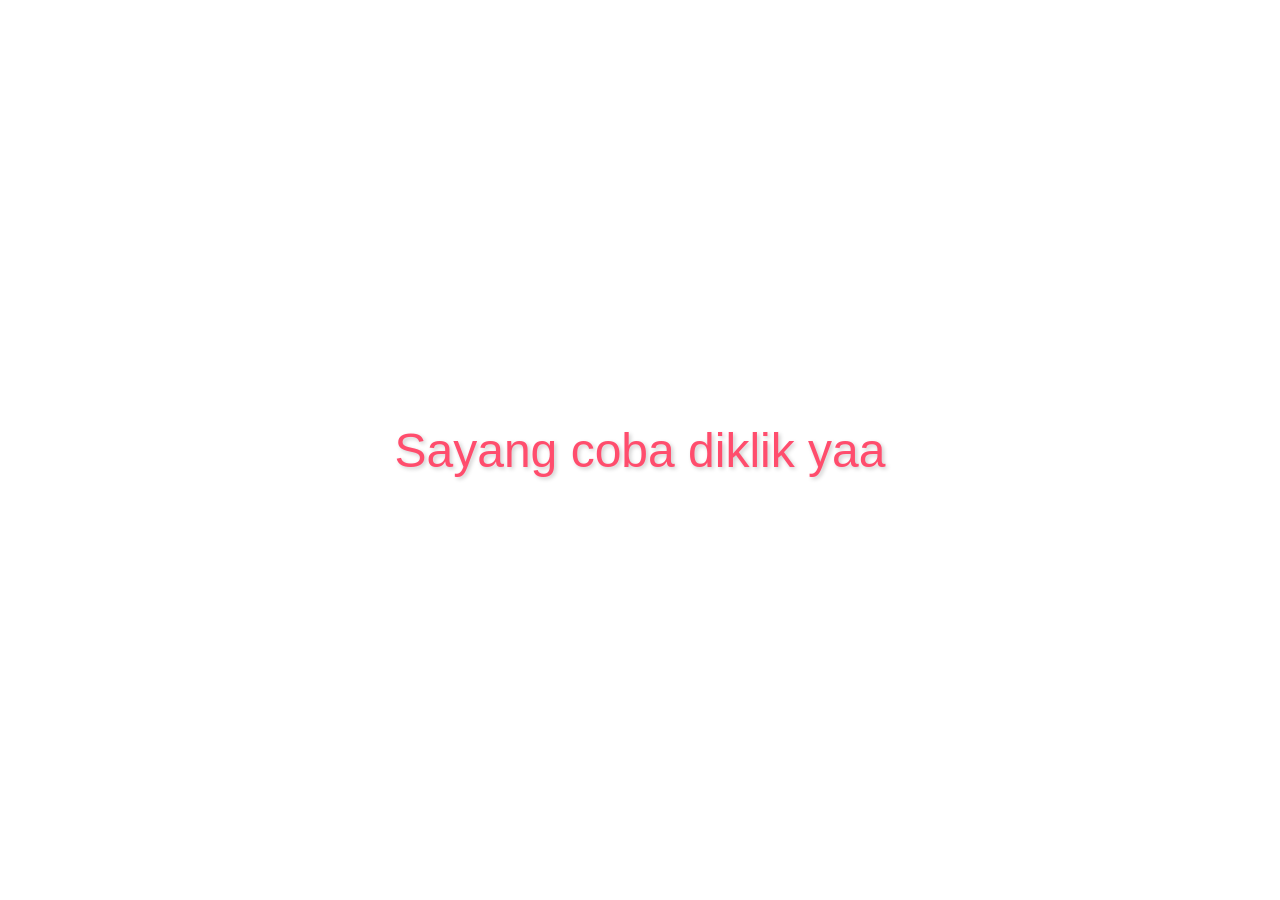
<file: confess2/index.html>
<!DOCTYPE html>
<html lang="en">
<head>
    <meta charset="UTF-8">
    <meta name="viewport" content="width=device-width, initial-scale=1.0">
    <title>❤️</title>
    <link rel="stylesheet" href="styles/main.css">
<div class="wallpaper"></div>
    <div class="content">
    </div>
</head>
<body>
    <div class="bg_heart">
        <div class="message"></div>
        <a href="love.html" class="next-button">pencet aku</a>
    </div>

    <script src="https://code.jquery.com/jquery-3.6.0.min.js"></script>
    <script src="script/main.js"></script>
<script>
    function setupMusic() {
        const music = document.getElementById('backgroundMusic');
        
        const isMusicPlaying = localStorage.getItem('musicPlaying') === 'true';
        const musicCurrentTime = localStorage.getItem('musicCurrentTime') || 0;

        if (isMusicPlaying) {
            music.currentTime = parseFloat(musicCurrentTime);
        }

        music.addEventListener('play', () => {
            localStorage.setItem('musicPlaying', 'true');
        });

        music.addEventListener('pause', () => {
            localStorage.setItem('musicPlaying', 'false');
        });

        setInterval(() => {
            localStorage.setItem('musicCurrentTime', music.currentTime);
        }, 1000);

        document.addEventListener('click', function startMusic() {
            music.play().catch(error => {
                console.log('Autoplay prevented', error);
            });
            document.removeEventListener('click', startMusic);
        });
    }

        document.addEventListener('DOMContentLoaded', setupMusic);
</script>

<audio id="backgroundMusic" loop>
    <source src="assets/blue.mp3" type="audio/mpeg">
    Your browser does not support the audio element.
</script>
</body>
</html>
</file>
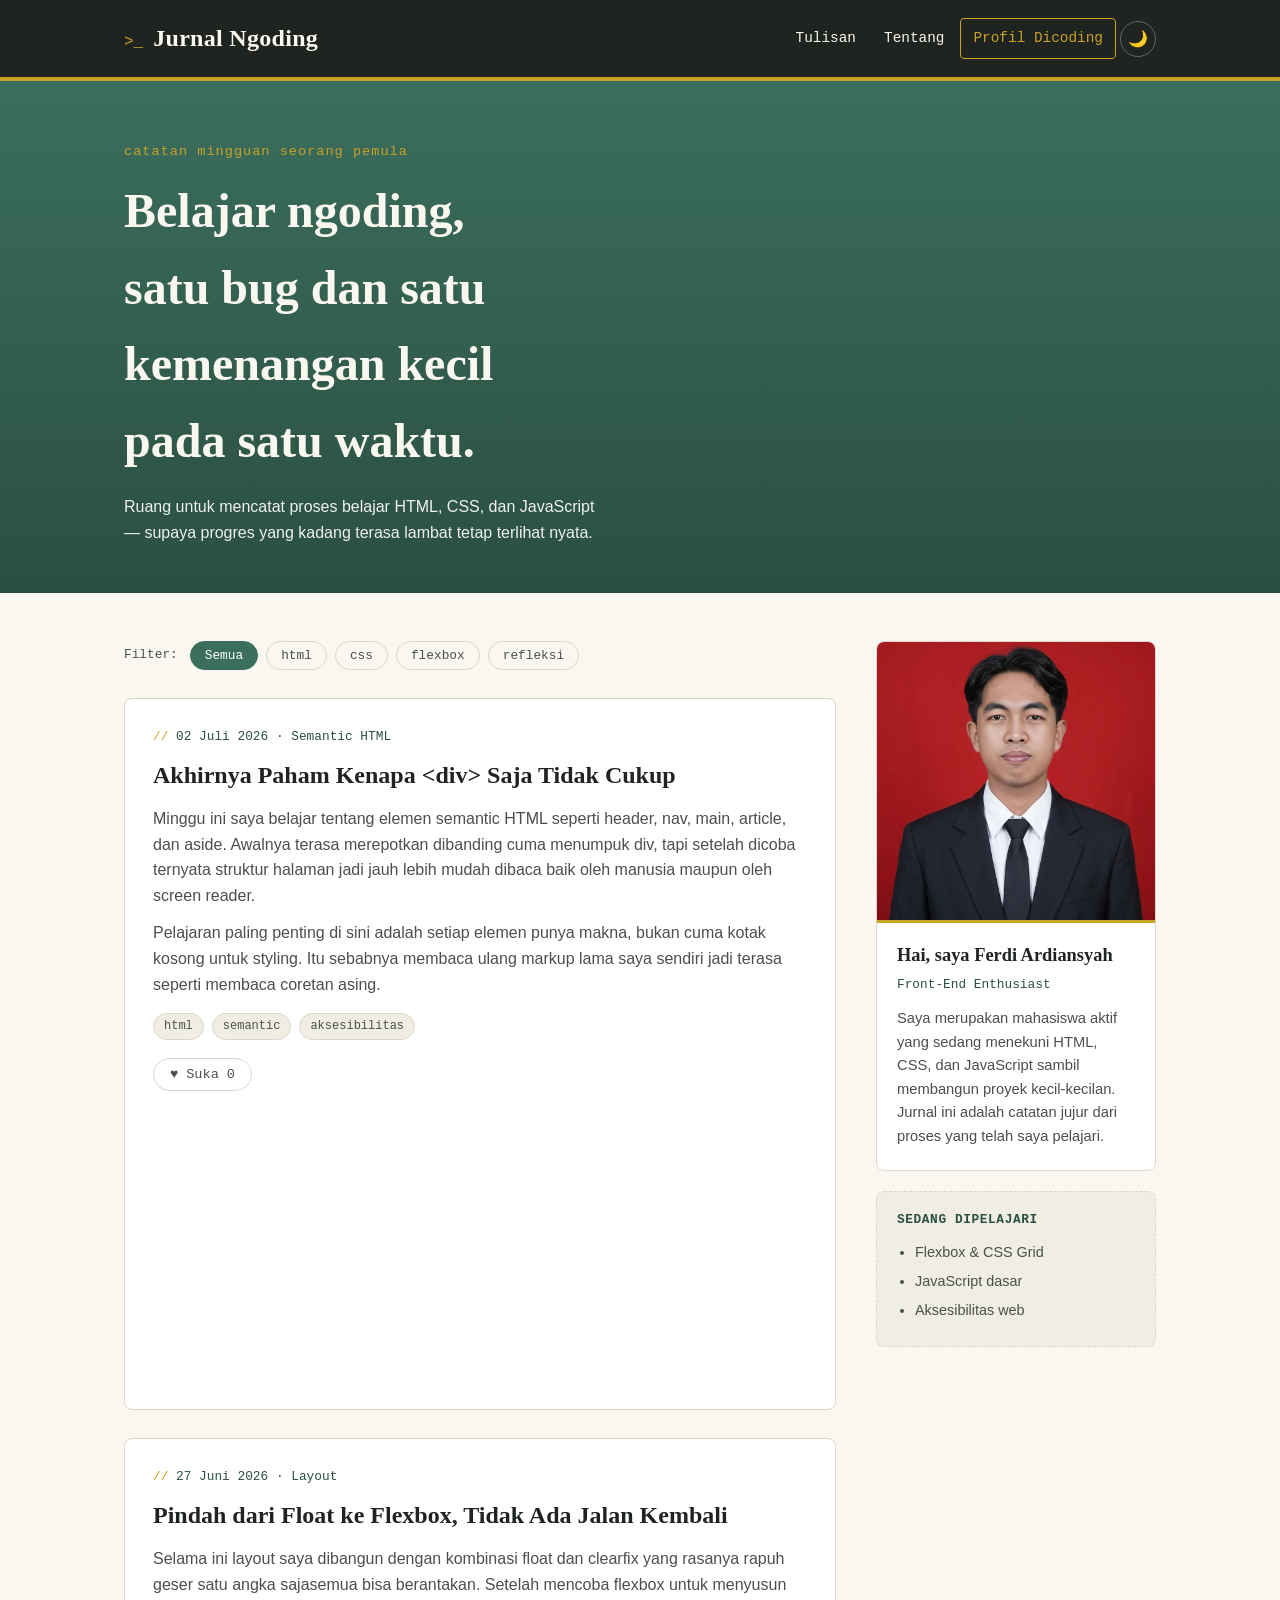
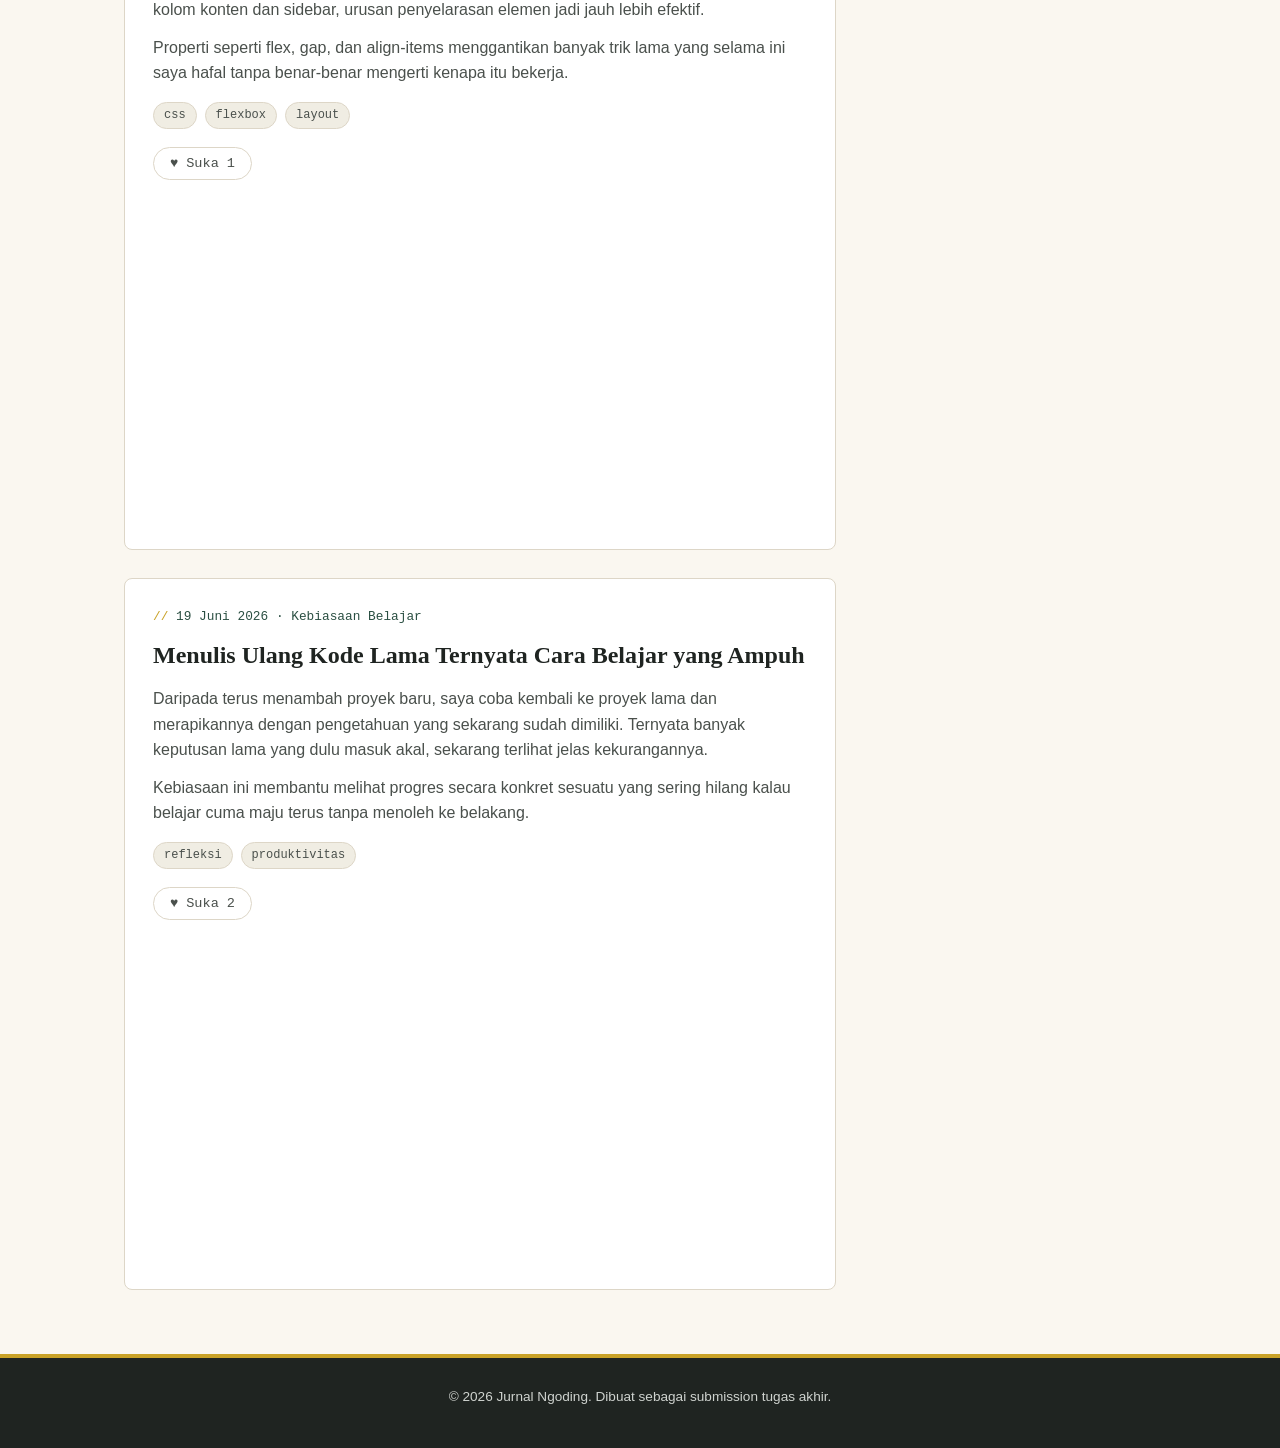
<file: Jurnalcoding/index.html>
<!DOCTYPE html>
<html lang="id">
<head>
  <meta charset="UTF-8">
  <meta name="viewport" content="width=device-width, initial-scale=1.0">
  <title>Jurnal Ngoding — Catatan Belajar Web Development</title>
  <link rel="stylesheet" href="style.css">
</head>
<body>

  <header>
    <div class="header-inner">
      <div class="brand">
        <span class="prompt">&gt;_</span>
        <span class="brand-name">Jurnal Ngoding</span>
      </div>
      <nav>
        <a href="#content">Tulisan</a>
        <a href="#tentang">Tentang</a>
        <a class="profile-link" href="https://www.dicoding.com/users/ferdi_yansyah/academies" target="_blank" rel="noopener noreferrer">Profil Dicoding</a>
        <button id="theme-toggle" class="theme-toggle" type="button" aria-pressed="false" aria-label="Ganti ke mode terang">
          <span aria-hidden="true">🌙</span>
        </button>
      </nav>
    </div>
  </header>

  <section class="hero">
    <div class="wrap">
      <p class="eyebrow">catatan mingguan seorang pemula</p>
      <h1>Belajar ngoding, satu bug dan satu kemenangan kecil pada satu waktu.</h1>
      <p>Ruang untuk mencatat proses belajar HTML, CSS, dan JavaScript — supaya progres yang kadang terasa lambat tetap terlihat nyata.</p>
    </div>
  </section>

  <main>
    <div class="wrap">

      <div id="content">

        <div class="filter-bar" role="group" aria-label="Filter tulisan berdasarkan topik">
          <span class="filter-label">Filter:</span>
          <button class="filter-btn is-active" type="button" data-filter="all">Semua</button>
          <button class="filter-btn" type="button" data-filter="html">html</button>
          <button class="filter-btn" type="button" data-filter="css">css</button>
          <button class="filter-btn" type="button" data-filter="flexbox">flexbox</button>
          <button class="filter-btn" type="button" data-filter="refleksi">refleksi</button>
        </div>

        <article data-tags="html semantic aksesibilitas">
          <p class="meta">02 Juli 2026 · Semantic HTML</p>
          <h2>Akhirnya Paham Kenapa &lt;div&gt; Saja Tidak Cukup</h2>
          <p>Minggu ini saya belajar tentang elemen semantic HTML seperti header, nav, main, article, dan aside. Awalnya terasa merepotkan dibanding cuma menumpuk div, tapi setelah dicoba ternyata struktur halaman jadi jauh lebih mudah dibaca baik oleh manusia maupun oleh screen reader.</p>
          <p>Pelajaran paling penting di sini adalah setiap elemen punya makna, bukan cuma kotak kosong untuk styling. Itu sebabnya membaca ulang markup lama saya sendiri jadi terasa seperti membaca coretan asing.</p>
          <div class="tags"><span>html</span><span>semantic</span><span>aksesibilitas</span></div>
          <button class="like-btn" type="button" data-post-id="post-1" aria-pressed="false">
            <span class="like-icon" aria-hidden="true">♥</span>
            <span class="like-label">Suka</span>
            <span class="like-count">0</span>
          </button>
        </article>

        <article data-tags="css flexbox layout">
          <p class="meta">27 Juni 2026 · Layout</p>
          <h2>Pindah dari Float ke Flexbox, Tidak Ada Jalan Kembali</h2>
          <p>Selama ini layout saya dibangun dengan kombinasi float dan clearfix yang rasanya rapuh geser satu angka sajasemua bisa berantakan. Setelah mencoba flexbox untuk menyusun kolom konten dan sidebar, urusan penyelarasan elemen jadi jauh lebih efektif.</p>
          <p>Properti seperti flex, gap, dan align-items menggantikan banyak trik lama yang selama ini saya hafal tanpa benar-benar mengerti kenapa itu bekerja.</p>
          <div class="tags"><span>css</span><span>flexbox</span><span>layout</span></div>
          <button class="like-btn" type="button" data-post-id="post-2" aria-pressed="false">
            <span class="like-icon" aria-hidden="true">♥</span>
            <span class="like-label">Suka</span>
            <span class="like-count">1</span>
          </button>
        </article>

        <article data-tags="refleksi produktivitas">
          <p class="meta">19 Juni 2026 · Kebiasaan Belajar</p>
          <h2>Menulis Ulang Kode Lama Ternyata Cara Belajar yang Ampuh</h2>
          <p>Daripada terus menambah proyek baru, saya coba kembali ke proyek lama dan merapikannya dengan pengetahuan yang sekarang sudah dimiliki. Ternyata banyak keputusan lama yang dulu masuk akal, sekarang terlihat jelas kekurangannya.</p>
          <p>Kebiasaan ini membantu melihat progres secara konkret sesuatu yang sering hilang kalau belajar cuma maju terus tanpa menoleh ke belakang.</p>
          <div class="tags"><span>refleksi</span><span>produktivitas</span></div>
          <button class="like-btn" type="button" data-post-id="post-3" aria-pressed="false">
            <span class="like-icon" aria-hidden="true">♥</span>
            <span class="like-label">Suka</span>
            <span class="like-count">2</span>
          </button>
        </article>

        <p class="empty-state" id="empty-state" hidden>Belum ada tulisan untuk topik ini. Coba pilih filter lain.</p>

      </div>

      <aside id="tentang">
        <div class="profile-card">
          <div class="photo-frame">
            <img src="assets/foto.jpeg" alt="Foto profil penulis Jurnal Ngoding">
          </div>
          <div class="info">
            <h3>Hai, saya Ferdi Ardiansyah</h3>
            <p class="role">Front-End Enthusiast</p>
            <p>Saya merupakan mahasiswa aktif yang sedang menekuni HTML, CSS, dan JavaScript sambil membangun proyek kecil-kecilan. Jurnal ini adalah catatan jujur dari proses yang telah saya pelajari.</p>
          </div>
        </div>

        <div class="side-box">
          <h4>Sedang Dipelajari</h4>
          <ul>
            <li>Flexbox &amp; CSS Grid</li>
            <li>JavaScript dasar</li>
            <li>Aksesibilitas web</li>
          </ul>
        </div>
      </aside>

    </div>
  </main>

  <footer>
    <div class="wrap">
      <p>&copy; 2026 Jurnal Ngoding. Dibuat sebagai submission tugas akhir.</p>
      <div class="foot-links">
      </div>
    </div>
  </footer>

  <button id="back-to-top" class="back-to-top" type="button" aria-label="Kembali ke atas halaman" hidden>
    <span aria-hidden="true">↑</span>
  </button>

  <script src="script.js" defer></script>
</body>
</html>
</file>
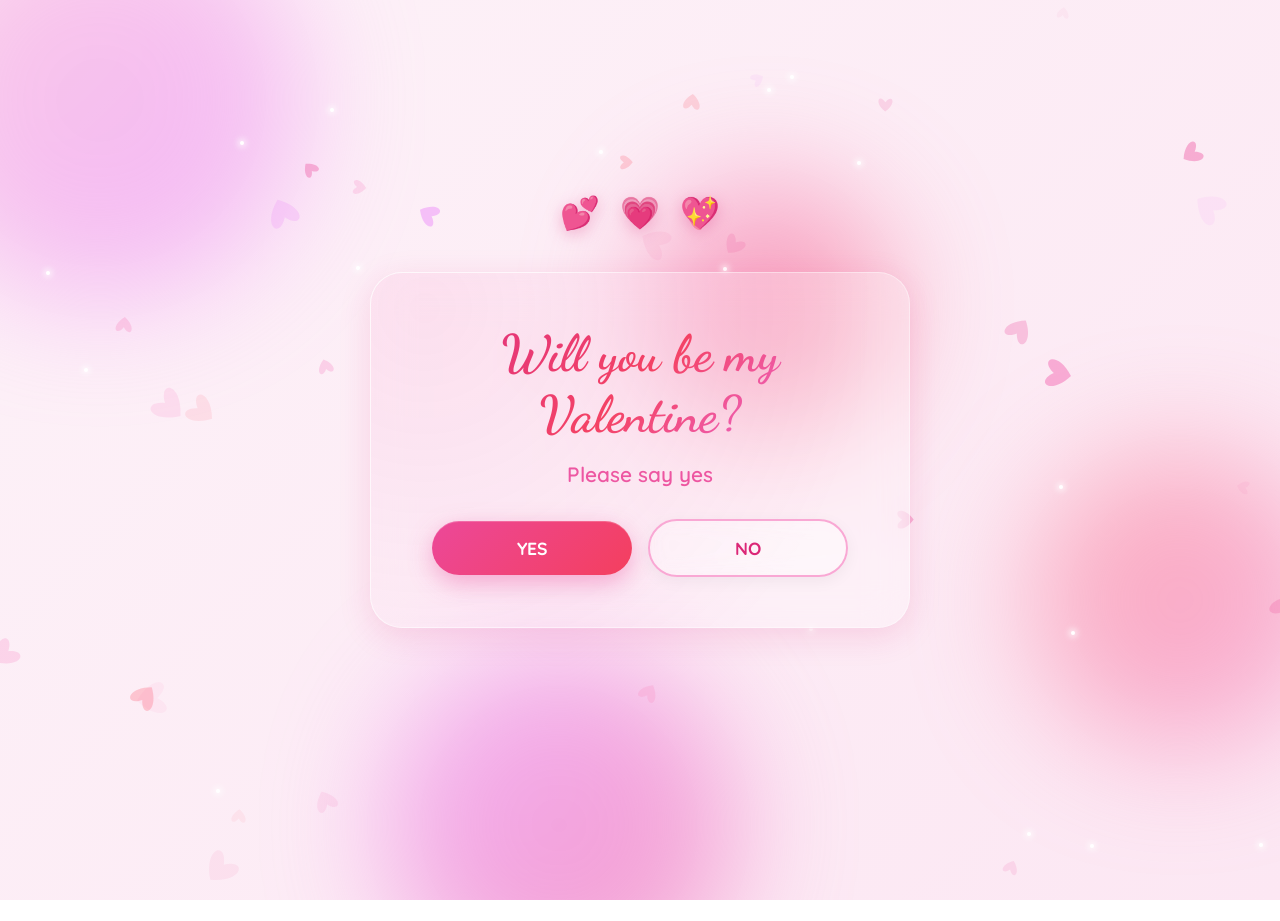
<file: valentine/index.html>
<!DOCTYPE html>
<html lang="id">

<head>
    <meta charset="UTF-8">
    <meta name="viewport" content="width=device-width, initial-scale=1.0">
    <title>Will You Be My Valentine? 💕</title>
    <meta name="description" content="A sweet Valentine's Day message for someone special">
    <link rel="preconnect" href="https://fonts.googleapis.com">
    <link rel="preconnect" href="https://fonts.gstatic.com" crossorigin>
    <link
        href="https://fonts.googleapis.com/css2?family=Dancing+Script:wght@500;700&family=Quicksand:wght@400;500;600;700&display=swap"
        rel="stylesheet">
    <link rel="stylesheet" href="style.css">
</head>

    <div class="bg-gradient"></div>
    <div class="bg-shapes">
        <div class="shape shape-1"></div>
        <div class="shape shape-2"></div>
        <div class="shape shape-3"></div>
        <div class="shape shape-4"></div>
    </div>

    <canvas id="heartCanvas"></canvas>

    <div class="sparkle-container" id="sparkleContainer"></div>

    <main id="app">

        <section id="page1" class="page active">
            <div class="page-content">
                <div class="floating-hearts">
                    <span class="float-heart">💕</span>
                    <span class="float-heart">💗</span>
                    <span class="float-heart">💖</span>
                </div>
                <div class="glass-card main-card">
                    <div class="card-glow"></div>
                    <h1 class="title-main" id="mainQuestion">Will you be my Valentine?</h1>
                    <p class="subtitle" id="subQuestion">Please say yes </p>
                    <div class="button-group">
                        <button id="yesBtn" class="btn btn-yes">
                            <span class="btn-text">YES</span>
                            <span class="btn-shine"></span>
                        </button>
                        <button id="noBtn" class="btn btn-no">
                            <span class="btn-text">NO</span>
                        </button>
                    </div>
                    <p id="noEscapeText" class="escape-text hidden"></p>
                </div>
            </div>
        </section>

        <section id="page2" class="page">
            <div class="page-content">
                <div class="celebration-burst" id="celebrationBurst"></div>
                <div class="glass-card">
                    <div class="card-glow"></div>
                    <div class="emoji-bounce">🎉</div>
                    <h1 class="title-cursive" id="confirmTitle">YAAAY! Kamu beneran mau 💗</h1>
                    <div class="confirmation-box">
                        <p id="confirmText">Mulai dari sekarang kamu resmi jadi…</p>
                        <div class="badge-container">
                            <div class="badge">
                                <span class="badge-text">My Valentine</span>
                                <div class="badge-sparkle"></div>
                            </div>
                        </div>
                    </div>
                    <div class="button-group">
                        <button id="nextToPage3" class="btn btn-primary">
                            <span class="btn-text">Lanjut </span>
                            <span class="btn-shine"></span>
                        </button>
                        <button id="backToPage1" class="btn btn-ghost btn-small">Ulangi pertanyaan</button>
                    </div>
                </div>
            </div>
        </section>

        <section id="page3" class="page">
            <div class="page-content flower-page">
                <div class="falling-petals" id="petalsContainer"></div>
                <div class="glass-card">
                    <div class="card-glow"></div>
                    <h1 class="title-cursive" id="flowerTitle">Ini kado spesial buat kamu </h1>
                    <div class="bouquet-wrapper">
                        <div class="bouquet-glow"></div>
                        <div class="bouquet" id="bouquet">
                            <img src="assets/flower.png" alt="Buket Bunga" class="bouquet-img">
                        </div>
                    </div>
                    <p id="bouquetMessage" class="bouquet-message hidden">Yeay! Udah jadi milik kamu 💕</p>
                    <div class="button-group">
                        <button id="takeBouquet" class="btn btn-primary">
                            <span class="btn-text">Terima hadiahnya </span>
                            <span class="btn-shine"></span>
                        </button>
                        <button id="nextToPage4" class="btn btn-primary hidden">
                            <span class="btn-text">Next </span>
                            <span class="btn-shine"></span>
                        </button>
                    </div>
                </div>
            </div>
        </section>

        <section id="page4" class="page">
            <div class="page-content">
                <div class="glass-card collage-card">
                    <div class="card-glow"></div>
                    <h1 class="title-cursive" id="collageTitle">My Beautiful You</h1>
                    <p class="collage-subtitle" id="collageSubtitle">Sejak kamu hadir, hal sederhana pun terasa
                        istimewa. Happy Valentine, my favorite person. 💕</p>
                    <div class="photo-grid">
                        <div class="photo-item">
                            <img src="assets/pict1.jpg" class="photo-preview" alt="Foto 1">
                        </div>
                        <div class="photo-item">
                            <img src="assets/pict2.jpg" class="photo-preview" alt="Foto 2">
                        </div>
                        <div class="photo-item">
                            <img src="assets/pict3.jpg" class="photo-preview" alt="Foto 3">
                        </div>
                        <div class="photo-item">
                            <img src="assets/pict4.jpg" class="photo-preview" alt="Foto 4">
                        </div>
                    </div>
                    <button id="nextToPage5" class="btn btn-primary">
                        <span class="btn-text">Satu halaman lagi… </span>
                        <span class="btn-shine"></span>
                    </button>
                </div>
            </div>
        </section>

        <section id="page5" class="page">
            <div class="page-content">
                <div id="confettiContainer" class="confetti-container"></div>

                <div class="envelope-wrapper" id="envelopeWrapper">
                    <div class="envelope-container">
                        <div class="envelope" id="envelope">
                            <div class="envelope-back"></div>
                            <div class="letter" id="letter">
                                <div class="letter-content">
                                    <span class="letter-heart">💕</span>
                                    <span class="letter-text">For You</span>
                                </div>
                            </div>
                            <div class="envelope-front"></div>
                            <div class="envelope-flap"></div>
                        </div>
                    </div>
                    <p class="envelope-hint" id="envelopeHint">Tap untuk membuka</p>
                </div>

                <div class="glass-card final-card hidden" id="finalContent">
                    <div class="card-glow"></div>
                    <div class="final-emoji">💞</div>
                    <h1 class="title-cursive title-final" id="finalTitle">Happy Valentine, My Love Kurcaci 💞</h1>
                    <div class="message-box">
                        <div class="message-decoration">✨</div>
                        <p id="finalMessage">
                           Makasih ya sudah hadir di hidup aku dan jadi alasan aku senyum setiap hari. Kamu itu bukan cuma orang yang aku sayang, tapi juga tempat aku merasa tenang dan nyaman. Semoga apa pun yang kita jalanin ke depan, kita tetap bareng, tetap saling jaga, dan tetap saling belajar. Happy Valentine 💕
                        </p>
                        <div class="message-decoration right">✨</div>
                    </div>
                    <div class="button-group final-buttons">
                        <button id="restartBtn" class="btn btn-ghost">
                            <span class="btn-text">Restart </span>
                        </button>
                        <button id="copyBtn" class="btn btn-primary">
                            <span class="btn-text">Copy Message </span>
                            <span class="btn-shine"></span>
                        </button>
                    </div>
                    <p id="copyNotif" class="copy-notif hidden">Pesan berhasil dicopy! </p>
                </div>
            </div>
        </section>

    </main>

    <script src="script.js"></script>
    <script>
    function setupMusic() {
        const music = document.getElementById('backgroundMusic');
        
        const isMusicPlaying = localStorage.getItem('musicPlaying') === 'true';
        const musicCurrentTime = localStorage.getItem('musicCurrentTime') || 0;

        if (isMusicPlaying) {
            music.currentTime = parseFloat(musicCurrentTime);
        }

        music.addEventListener('play', () => {
            localStorage.setItem('musicPlaying', 'true');
        });

        music.addEventListener('pause', () => {
            localStorage.setItem('musicPlaying', 'false');
        });

        setInterval(() => {
            localStorage.setItem('musicCurrentTime', music.currentTime);
        }, 1000);

        document.addEventListener('click', function startMusic() {
            music.play().catch(error => {
                console.log('Autoplay prevented', error);
            });
            document.removeEventListener('click', startMusic);
        });
    }

        document.addEventListener('DOMContentLoaded', setupMusic);
</script>

<audio id="backgroundMusic" loop>
    <source src="assets/Masa ini, Nanti, dan Masa Indah Lainnya - Nuca (Lirik).mp3" type="audio/mpeg">
    Your browser does not support the audio element.
</script>
</body>

</html>
</file>
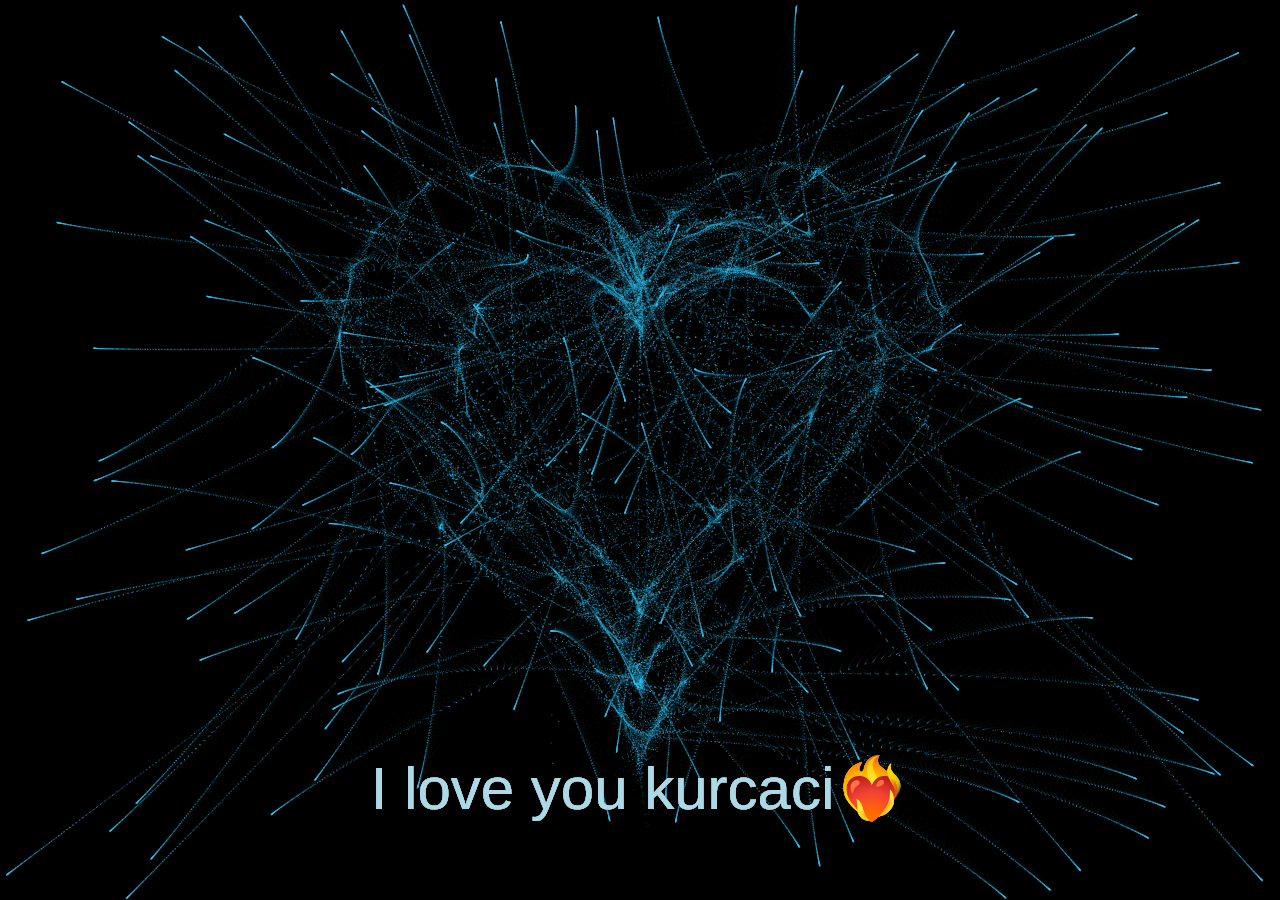
<file: confess2/love.html>
<!DOCTYPE html>
<html lang="en">
<head>
  <meta charset="UTF-8">
  <meta http-equiv="X-UA-Compatible" content="IE=edge">
  <meta name="viewport" content="width=device-width, initial-scale=1.0">
  <title>❤️</title>
  <link rel="stylesheet" href="styles/love.css">
</head>
<body>
  <canvas id="heart"></canvas>
  <audio id="backgroundMusic" loop>
    <source src="assets/blue.mp3" type="audio/mpeg">
    Your browser does not support the audio element.
  </audio>
  <script src="script/love.js"></script>
</body>
</html>
</file>
<file: confess2/styles/main.css>
html, body {
  height: 100%;
  margin: 0;
  font-family: 'Arial', sans-serif;
  -webkit-user-select: none;
  -ms-user-select: none;
  user-select: none;
}

.bg_heart {
  position: relative;
  top: 0;
  left: 0;
  width: 100%;
  height: 100%;
  overflow: hidden;
  cursor: pointer;
}

.heart {
  position: absolute;
  top: -50%;
  transform: rotate(-45deg);
}

.heart:before,
.heart:after {
  position: absolute;
  display: block;
  content: "";
  width: 100%;
  height: 100%;
  background: inherit;
  border-radius: 100%;
}

.heart:before {
  top: -50%;
  left: 0;
}

.heart:after {
  top: 0;
  right: -50%;
}

@keyframes love {
  0% {
      top: 110%;
  }
}

.message {
  position: fixed;
  top: 50%;
  left: 50%;
  transform: translate(-50%, -50%);
  color: #ff4d6d;
  font-size: 2em;
  text-align: center;
  text-shadow: 2px 2px 4px rgba(0, 0, 0, 0.2);
  z-index: 1000;
  width: 80%;
  padding: 20px;
  background-color: rgba(255, 255, 255, 0);
  border-radius: 15px;
  pointer-events: none;
}

.next-button {
  display: none;
  position: fixed;
  bottom: 50px;
  left: 50%;
  transform: translateX(-50%);
  padding: 15px 30px;
  background-color: #ff4d6d;
  color: white;
  border: none;
  border-radius: 25px;
  font-size: 1.2em;
  cursor: pointer;
  z-index: 1000;
  transition: all 0.3s ease;
  box-shadow: 0 4px 15px rgba(0,0,0,0.2);
}

.next-button:hover {
  background-color: #ff3357;
  transform: translateX(-50%) scale(1.05);
}

@media (max-width: 600px) {
  .message {
    font-size: 1.5em; 
    padding: 10px; 
  }

  .next-button {
    padding: 10px 20px; 
    font-size: 1em; 
  }
}

@media (min-width: 601px) and (max-width: 1024px) {
  .message {
    font-size: 2.0em;
    padding: 15px;
  }

  .next-button {
    padding: 12px 25px; 
    font-size: 1.1em; 
  }
}

@media (min-width: 1025px) {
  .message {
    font-size: 3em; 
    padding: 20px; 
  }

  .next-button {
    padding: 15px 30px; 
    font-size: 1.2em; 
  }
}
</file>
<file: Jurnalcoding/style.css>
:root {
  --paper: #faf7f0;
  --ink: #1f2421;
  --ink-soft: #4a504c;
  --teal: #3b6e5d;
  --teal-dark: #2a4f42;
  --mustard: #c9a227;
  --line: #ddd6c7;
  --card: #ffffff;

  --font-display: Georgia, 'Times New Roman', serif;
  --font-body: -apple-system, BlinkMacSystemFont, 'Segoe UI', Helvetica, Arial, sans-serif;
  --font-mono: 'SFMono-Regular', Consolas, 'Liberation Mono', Menlo, monospace;
}

:root[data-theme='dark'] {
  --paper: #171a17;
  --ink: #eee9dd;
  --ink-soft: #b9beb7;
  --teal: #4f8b76;
  --teal-dark: #7fb8a2;
  --mustard: #e0b93a;
  --line: #33362f;
  --card: #202420;
}

body {
  transition: background 0.2s ease, color 0.2s ease;
}

* {
  box-sizing: border-box;
}

html {
  scroll-behavior: smooth;
}

body {
  margin: 0;
  background: var(--paper);
  color: var(--ink);
  font-family: var(--font-body);
  line-height: 1.6;
}

a {
  color: var(--teal-dark);
}

a:focus-visible,
button:focus-visible {
  outline: 3px solid var(--mustard);
  outline-offset: 2px;
}

img {
  max-width: 100%;
  display: block;
}

.wrap {
  max-width: 1080px;
  margin: 0 auto;
  padding: 0 24px;
}

header {
  background: var(--ink);
  color: var(--paper);
  border-bottom: 4px solid var(--mustard);
}

.header-inner {
  display: flex;
  align-items: center;
  justify-content: space-between;
  max-width: 1080px;
  margin: 0 auto;
  padding: 18px 24px;
  gap: 16px;
  flex-wrap: wrap;
}

.brand {
  display: flex;
  align-items: baseline;
  gap: 10px;
}

.brand .prompt {
  font-family: var(--font-mono);
  color: var(--mustard);
  font-size: 1rem;
}

.brand-name {
  font-family: var(--font-display);
  font-size: 1.5rem;
  font-weight: 700;
  letter-spacing: 0.3px;
}

nav {
  display: flex;
  align-items: center;
  gap: 4px;
  flex-wrap: wrap;
}

nav a {
  color: var(--paper);
  text-decoration: none;
  font-family: var(--font-mono);
  font-size: 0.9rem;
  padding: 8px 12px;
  border-radius: 4px;
  transition: background 0.15s ease, color 0.15s ease;
}

nav a:hover {
  background: rgba(250, 247, 240, 0.12);
}

nav a.profile-link {
  border: 1px solid var(--mustard);
  color: var(--mustard);
}

nav a.profile-link:hover {
  background: var(--mustard);
  color: var(--ink);
}

.theme-toggle {
  display: inline-flex;
  align-items: center;
  justify-content: center;
  width: 36px;
  height: 36px;
  border-radius: 50%;
  border: 1px solid rgba(250, 247, 240, 0.3);
  background: transparent;
  color: var(--paper);
  font-size: 1rem;
  cursor: pointer;
  transition: transform 0.2s ease, background 0.15s ease;
}

.theme-toggle:hover {
  background: rgba(250, 247, 240, 0.12);
  transform: rotate(-12deg);
}

.hero {
  background: linear-gradient(180deg, var(--teal) 0%, var(--teal-dark) 100%);
  color: var(--paper);
  padding: 56px 0 48px;
}

.hero .wrap {
  display: flex;
  flex-direction: column;
  gap: 10px;
}

.hero .eyebrow {
  font-family: var(--font-mono);
  color: var(--mustard);
  font-size: 0.85rem;
  letter-spacing: 1px;
}

.hero h1 {
  font-family: var(--font-display);
  font-size: clamp(2rem, 4vw, 3rem);
  margin: 0;
  max-width: 18ch;
}

.hero p {
  max-width: 55ch;
  color: #eef1ee;
  margin: 4px 0 0;
}

main {
  padding: 48px 0 24px;
}

main .wrap {
  display: flex;
  align-items: flex-start;
  gap: 40px;
}

#content {
  flex: 1 1 0;
  min-width: 0;
  display: flex;
  flex-direction: column;
  gap: 28px;
}

.filter-bar {
  display: flex;
  align-items: center;
  gap: 8px;
  flex-wrap: wrap;
}

.filter-label {
  font-family: var(--font-mono);
  font-size: 0.8rem;
  color: var(--ink-soft);
  margin-right: 4px;
}

.filter-btn {
  font-family: var(--font-mono);
  font-size: 0.8rem;
  background: transparent;
  border: 1px solid var(--line);
  color: var(--ink-soft);
  padding: 6px 14px;
  border-radius: 999px;
  cursor: pointer;
  transition: background 0.15s ease, color 0.15s ease, border-color 0.15s ease;
}

.filter-btn:hover {
  border-color: var(--teal);
  color: var(--teal-dark);
}

.filter-btn.is-active {
  background: var(--teal);
  border-color: var(--teal);
  color: #fff;
}

.empty-state {
  font-family: var(--font-mono);
  font-size: 0.9rem;
  color: var(--ink-soft);
  text-align: center;
  padding: 24px;
  border: 1px dashed var(--line);
  border-radius: 8px;
}

article {
  background: var(--card);
  border: 1px solid var(--line);
  border-radius: 8px;
  padding: 28px;
}

article.reveal,
.profile-card .photo-frame img {
  width: 100%;
  aspect-ratio: 1 / 1;
  object-fit: cover;
  object-position: center 15%;
}


article.reveal.is-visible,
.profile-card.reveal.is-visible,
.side-box.reveal.is-visible {
  opacity: 1;
  transform: translateY(0);
}

article .meta {
  font-family: var(--font-mono);
  font-size: 0.8rem;
  color: var(--teal-dark);
  margin: 0 0 8px;
}

article .meta::before {
  content: '// ';
  color: var(--mustard);
}

article h2 {
  font-family: var(--font-display);
  font-size: 1.5rem;
  margin: 0 0 12px;
  color: var(--ink);
}

article p {
  margin: 0 0 12px;
  color: var(--ink-soft);
}

article p:last-child {
  margin-bottom: 0;
}

article .tags {
  display: flex;
  gap: 8px;
  margin-top: 16px;
  flex-wrap: wrap;
}

article .tags span {
  font-family: var(--font-mono);
  font-size: 0.75rem;
  background: #f0ede3;
  border: 1px solid var(--line);
  color: var(--ink-soft);
  padding: 3px 10px;
  border-radius: 999px;
}

.like-btn {
  display: inline-flex;
  align-items: center;
  gap: 8px;
  margin-top: 18px;
  background: transparent;
  border: 1px solid var(--line);
  color: var(--ink-soft);
  font-family: var(--font-mono);
  font-size: 0.85rem;
  padding: 8px 16px;
  border-radius: 999px;
  cursor: pointer;
  transition: background 0.15s ease, border-color 0.15s ease, color 0.15s ease;
}

.like-btn:hover {
  border-color: #c85a5a;
  color: #c85a5a;
}

.like-btn .like-icon {
  transition: transform 0.2s ease;
}

.like-btn.is-liked {
  background: #fbeceb;
  border-color: #c85a5a;
  color: #c85a5a;
}

:root[data-theme='dark'] .like-btn.is-liked {
  background: rgba(200, 90, 90, 0.15);
}

.like-btn.is-liked .like-icon {
  color: #c85a5a;
}

aside {
  flex: 0 0 280px;
  display: flex;
  flex-direction: column;
  gap: 20px;
  position: sticky;
  top: 24px;
}

.profile-card {
  background: var(--card);
  border: 1px solid var(--line);
  border-radius: 8px;
  overflow: hidden;
}

.profile-card .photo-frame {
  border-bottom: 3px solid var(--mustard);
}

.profile-card .photo-frame img {
  width: 100%;
  aspect-ratio: 1 / 1;
  object-fit: cover;
}

.profile-card .info {
  padding: 18px 20px 22px;
}

.profile-card .info h3 {
  font-family: var(--font-display);
  margin: 0 0 4px;
  font-size: 1.15rem;
}

.profile-card .info .role {
  font-family: var(--font-mono);
  font-size: 0.8rem;
  color: var(--teal-dark);
  margin: 0 0 12px;
}

.profile-card .info p {
  margin: 0;
  font-size: 0.92rem;
  color: var(--ink-soft);
}

.side-box {
  background: #f0ede3;
  border: 1px dashed var(--line);
  border-radius: 8px;
  padding: 18px 20px;
}

.side-box h4 {
  font-family: var(--font-mono);
  font-size: 0.8rem;
  text-transform: uppercase;
  letter-spacing: 0.6px;
  color: var(--teal-dark);
  margin: 0 0 10px;
}

.side-box ul {
  margin: 0;
  padding-left: 18px;
  font-size: 0.9rem;
  color: var(--ink-soft);
}

.side-box li {
  margin-bottom: 6px;
}

footer {
  margin-top: 40px;
  background: var(--ink);
  color: var(--paper);
  padding: 28px 0;
  border-top: 4px solid var(--mustard);
}

footer .wrap {
  display: flex;
  flex-direction: column;
  align-items: center;
  justify-content: center;
  text-align: center;
  gap: 12px;
}

footer p {
  margin: 0;
  font-size: 0.85rem;
  color: #cfd3cf;
}

footer .foot-links {
  display: flex;
  gap: 16px;
}

footer .foot-links a {
  color: var(--mustard);
  text-decoration: none;
  font-family: var(--font-mono);
  font-size: 0.85rem;
}

@media (max-width: 800px) {
  main .wrap {
    flex-direction: column;
  }

  aside {
    width: 100%;
    flex: 1 1 auto;
    position: static;
  }

  .header-inner {
    flex-direction: column;
    align-items: flex-start;
  }
}

@media (prefers-reduced-motion: reduce) {
  html {
    scroll-behavior: auto;
  }
  nav a {
    transition: none;
  }
  article.reveal,
  .profile-card.reveal,
  .side-box.reveal {
    opacity: 1;
    transform: none;
    transition: none;
  }
}

.back-to-top {
  position: fixed;
  right: 24px;
  bottom: 24px;
  width: 46px;
  height: 46px;
  border-radius: 50%;
  border: none;
  background: var(--teal);
  color: #fff;
  font-size: 1.2rem;
  cursor: pointer;
  box-shadow: 0 6px 16px rgba(0, 0, 0, 0.2);
  transition: transform 0.15s ease, background 0.15s ease;
  z-index: 20;
}

.back-to-top:hover {
  background: var(--teal-dark);
  transform: translateY(-3px);
}

.back-to-top[hidden] {
  display: none;
}
</file>
<file: valentine/style.css>
:root {
    --pink-50: #fdf2f8;
    --pink-100: #fce7f3;
    --pink-200: #fbcfe8;
    --pink-300: #f9a8d4;
    --pink-400: #f472b6;
    --pink-500: #ec4899;
    --pink-600: #db2777;
    --pink-700: #be185d;
    --rose-400: #fb7185;
    --rose-500: #f43f5e;
    --fuchsia-400: #e879f9;
    --white: #ffffff;
    --glass-bg: rgba(255, 255, 255, 0.25);
    --glass-border: rgba(255, 255, 255, 0.4);
    --glass-shadow: 0 8px 32px rgba(219, 39, 119, 0.15);
    --font-main: 'Quicksand', sans-serif;
    --font-cursive: 'Dancing Script', cursive;
    --ease-bounce: cubic-bezier(0.68, -0.55, 0.265, 1.55);
    --ease-smooth: cubic-bezier(0.4, 0, 0.2, 1);
}

*,
*::before,
*::after {
    margin: 0;
    padding: 0;
    box-sizing: border-box;
}

html,
body {
    width: 100%;
    height: 100%;
    overflow: hidden;
}

body {
    font-family: var(--font-main);
    font-weight: 500;
    color: var(--pink-700);
    min-height: 100vh;
    display: flex;
    justify-content: center;
    align-items: center;
}

.bg-gradient {
    position: fixed;
    inset: 0;
    background: linear-gradient(135deg, #fdf2f8, #fce7f3 25%, #fbcfe8 50%, #fce7f3 75%, #fdf2f8);
    background-size: 400% 400%;
    animation: gradientShift 15s ease infinite;
    z-index: -3;
}

@keyframes gradientShift {

    0%,
    100% {
        background-position: 0% 50%;
    }

    50% {
        background-position: 100% 50%;
    }
}

.bg-shapes {
    position: fixed;
    inset: 0;
    z-index: -2;
    overflow: hidden;
    pointer-events: none;
}

.shape {
    position: absolute;
    border-radius: 50%;
    filter: blur(60px);
    opacity: 0.5;
    animation: float 20s ease-in-out infinite;
}

.shape-1 {
    width: 400px;
    height: 400px;
    background: linear-gradient(135deg, var(--pink-300), var(--fuchsia-400));
    top: -100px;
    left: -100px;
}

.shape-2 {
    width: 300px;
    height: 300px;
    background: linear-gradient(135deg, var(--rose-400), var(--pink-400));
    top: 50%;
    right: -50px;
    animation-delay: -5s;
}

.shape-3 {
    width: 350px;
    height: 350px;
    background: linear-gradient(135deg, var(--fuchsia-400), var(--pink-500));
    bottom: -100px;
    left: 30%;
    animation-delay: -10s;
}

.shape-4 {
    width: 250px;
    height: 250px;
    background: linear-gradient(135deg, var(--pink-400), var(--rose-500));
    top: 20%;
    left: 50%;
    animation-delay: -15s;
}

@keyframes float {

    0%,
    100% {
        transform: translate(0, 0) scale(1);
    }

    25% {
        transform: translate(30px, -30px) scale(1.05);
    }

    50% {
        transform: translate(-20px, 20px) scale(0.95);
    }

    75% {
        transform: translate(20px, 10px) scale(1.02);
    }
}

#heartCanvas {
    position: fixed;
    top: 0;
    left: 0;
    width: 100%;
    height: 100%;
    pointer-events: none;
    z-index: 1;
}

.sparkle-container {
    position: fixed;
    inset: 0;
    pointer-events: none;
    z-index: 2;
    overflow: hidden;
}

.sparkle {
    position: absolute;
    width: 4px;
    height: 4px;
    background: white;
    border-radius: 50%;
    box-shadow: 0 0 6px 2px rgba(255, 255, 255, 0.8);
    animation: sparkle 2s ease-in-out infinite;
}

@keyframes sparkle {

    0%,
    100% {
        opacity: 0;
        transform: scale(0);
    }

    50% {
        opacity: 1;
        transform: scale(1);
    }
}

.music-btn {
    position: fixed;
    top: 24px;
    right: 24px;
    width: 56px;
    height: 56px;
    border-radius: 50%;
    border: none;
    background: var(--glass-bg);
    backdrop-filter: blur(12px);
    border: 1px solid var(--glass-border);
    box-shadow: var(--glass-shadow);
    cursor: pointer;
    z-index: 1000;
    transition: all 0.3s var(--ease-smooth);
    display: flex;
    align-items: center;
    justify-content: center;
    overflow: hidden;
}

.music-icon {
    font-size: 1.5rem;
    z-index: 2;
    transition: transform 0.3s var(--ease-bounce);
}

.music-pulse {
    position: absolute;
    width: 100%;
    height: 100%;
    border-radius: 50%;
    background: linear-gradient(135deg, var(--pink-400), var(--rose-400));
    opacity: 0;
    transform: scale(0.8);
}

.music-btn:hover {
    transform: scale(1.1);
    box-shadow: 0 12px 40px rgba(219, 39, 119, 0.25);
}

.music-btn.playing .music-pulse {
    opacity: 0.3;
    animation: musicPulse 1.5s ease-in-out infinite;
}

@keyframes musicPulse {

    0%,
    100% {
        transform: scale(0.8);
        opacity: 0.3;
    }

    50% {
        transform: scale(1.2);
        opacity: 0.5;
    }
}

.music-btn:focus {
    outline: 3px solid var(--pink-400);
    outline-offset: 3px;
}

#app {
    position: relative;
    width: 100%;
    height: 100%;
    z-index: 10;
}

.page {
    position: absolute;
    top: 0;
    left: 0;
    width: 100%;
    height: 100%;
    display: flex;
    justify-content: center;
    align-items: center;
    opacity: 0;
    visibility: hidden;
    transform: translateY(30px) scale(0.98);
    transition: all 0.6s var(--ease-smooth);
    padding: 20px;
    overflow-y: auto;
}

.page.active {
    opacity: 1;
    visibility: visible;
    transform: translateY(0) scale(1);
}

.page.fade-out {
    opacity: 0;
    transform: translateY(-30px) scale(0.98);
}

.page-content {
    text-align: center;
    max-width: 520px;
    width: 100%;
    padding: 20px;
    position: relative;
}

.glass-card {
    position: relative;
    background: var(--glass-bg);
    backdrop-filter: blur(20px);
    border-radius: 32px;
    border: 1px solid var(--glass-border);
    padding: 40px 35px;
    box-shadow: var(--glass-shadow);
    overflow: hidden;
}

.card-glow {
    position: absolute;
    top: -50%;
    left: -50%;
    width: 200%;
    height: 200%;
    background: radial-gradient(circle at 30% 30%, rgba(244, 114, 182, 0.15) 0%, transparent 50%);
    pointer-events: none;
}

.main-card {
    padding: 50px 40px;
}

.floating-hearts {
    position: absolute;
    top: -60px;
    left: 50%;
    transform: translateX(-50%);
    display: flex;
    gap: 20px;
}

.float-heart {
    font-size: 2rem;
    animation: floatHeart 3s ease-in-out infinite;
    filter: drop-shadow(0 4px 8px rgba(219, 39, 119, 0.3));
}

.float-heart:nth-child(1) {
    animation-delay: 0s;
}

.float-heart:nth-child(2) {
    animation-delay: 0.5s;
}

.float-heart:nth-child(3) {
    animation-delay: 1s;
}

@keyframes floatHeart {

    0%,
    100% {
        transform: translateY(0) rotate(-5deg);
    }

    50% {
        transform: translateY(-15px) rotate(5deg);
    }
}

.title-main {
    font-family: var(--font-cursive);
    font-size: clamp(2.2rem, 9vw, 3.8rem);
    font-weight: 700;
    background: linear-gradient(135deg, var(--pink-600), var(--rose-500), var(--fuchsia-400));
    -webkit-background-clip: text;
    -webkit-text-fill-color: transparent;
    background-clip: text;
    margin-bottom: 16px;
    line-height: 1.2;
    animation: titleGlow 3s ease-in-out infinite;
}

@keyframes titleGlow {

    0%,
    100% {
        filter: drop-shadow(0 0 20px rgba(219, 39, 119, 0.3));
    }

    50% {
        filter: drop-shadow(0 0 30px rgba(219, 39, 119, 0.5));
    }
}

.title-cursive {
    font-family: var(--font-cursive);
    font-size: clamp(1.8rem, 7vw, 2.8rem);
    font-weight: 700;
    background: linear-gradient(135deg, var(--pink-600), var(--rose-500));
    -webkit-background-clip: text;
    -webkit-text-fill-color: transparent;
    background-clip: text;
    margin-bottom: 24px;
}

.title-final {
    font-size: clamp(2rem, 8vw, 3.2rem);
    margin-bottom: 28px;
}

.subtitle {
    font-size: clamp(1.1rem, 4vw, 1.4rem);
    color: var(--pink-500);
    margin-bottom: 32px;
    font-weight: 600;
    opacity: 0.9;
}

.button-group {
    display: flex;
    flex-direction: column;
    gap: 16px;
    align-items: center;
    margin-top: 28px;
}

.btn {
    position: relative;
    padding: 16px 44px;
    font-family: var(--font-main);
    font-size: 1.1rem;
    font-weight: 700;
    border: none;
    border-radius: 50px;
    cursor: pointer;
    transition: all 0.4s var(--ease-bounce);
    min-width: 200px;
    overflow: hidden;
}

.btn-text {
    position: relative;
    z-index: 2;
}

.btn-shine {
    position: absolute;
    top: 0;
    left: -100%;
    width: 100%;
    height: 100%;
    background: linear-gradient(90deg, transparent, rgba(255, 255, 255, 0.4), transparent);
    transition: left 0.5s ease;
}

.btn:hover .btn-shine {
    left: 100%;
}

.btn:focus {
    outline: 3px solid var(--pink-400);
    outline-offset: 4px;
}

.btn-yes,
.btn-primary {
    background: linear-gradient(135deg, var(--pink-500), var(--rose-500));
    color: var(--white);
    box-shadow: 0 8px 24px rgba(236, 72, 153, 0.4), inset 0 1px 0 rgba(255, 255, 255, 0.2);
}

.btn-yes:hover,
.btn-primary:hover {
    transform: translateY(-4px) scale(1.02);
    box-shadow: 0 16px 40px rgba(236, 72, 153, 0.5);
}

.btn-no,
.btn-ghost {
    background: var(--glass-bg);
    backdrop-filter: blur(10px);
    color: var(--pink-600);
    border: 2px solid var(--pink-300);
    box-shadow: 0 4px 16px rgba(0, 0, 0, 0.05);
}

.btn-no:hover,
.btn-ghost:hover {
    background: var(--pink-100);
    border-color: var(--pink-400);
    transform: translateY(-3px);
}

.btn-small {
    padding: 12px 28px;
    font-size: 0.95rem;
    min-width: auto;
    background: transparent;
    border: none;
    color: var(--pink-500);
    text-decoration: underline;
}

.btn-small:hover {
    color: var(--pink-700);
    background: transparent;
    transform: none;
    box-shadow: none;
}

.btn-no.escaping {
    position: fixed;
    transition: all 0.3s var(--ease-bounce);
    z-index: 100;
}

.escape-text {
    margin-top: 24px;
    font-size: 1.15rem;
    color: var(--pink-600);
    font-weight: 600;
    animation: shake 0.5s ease;
}

@keyframes shake {

    0%,
    100% {
        transform: translateX(0);
    }

    25% {
        transform: translateX(-12px);
    }

    75% {
        transform: translateX(12px);
    }
}

.btn.shake {
    animation: shake 0.5s ease;
}

.emoji-bounce {
    font-size: 3.5rem;
    margin-bottom: 16px;
    animation: emojiBounce 2s ease-in-out infinite;
}

@keyframes emojiBounce {

    0%,
    100% {
        transform: scale(1) rotate(0deg);
    }

    25% {
        transform: scale(1.1) rotate(-10deg);
    }

    75% {
        transform: scale(1.1) rotate(10deg);
    }
}

.confirmation-box {
    background: linear-gradient(135deg, rgba(255, 255, 255, 0.5), rgba(255, 255, 255, 0.2));
    border-radius: 20px;
    padding: 24px;
    margin: 20px 0;
}

.confirmation-box p {
    font-size: 1.1rem;
    color: var(--pink-600);
    margin-bottom: 16px;
}

.badge {
    display: inline-block;
    position: relative;
    background: transparent;
    padding: 16px 32px;
    font-family: var(--font-cursive);
    font-size: clamp(1.8rem, 6vw, 2.8rem) !important;
    font-weight: 700;
    background: linear-gradient(135deg, var(--pink-600), var(--rose-500), var(--fuchsia-400));
    -webkit-background-clip: text;
    -webkit-text-fill-color: transparent;
    background-clip: text;
    animation: badgeGlow 3s ease-in-out infinite;
    text-shadow: none;
}

.badge::before {
    content: '💕';
    position: absolute;
    left: -30px;
    top: 50%;
    transform: translateY(-50%);
    font-size: 1.5rem;
    -webkit-text-fill-color: initial;
}

.badge::after {
    content: '💕';
    position: absolute;
    right: -30px;
    top: 50%;
    transform: translateY(-50%);
    font-size: 1.5rem;
    -webkit-text-fill-color: initial;
}

.badge-sparkle {
    display: none;
}

@keyframes badgeGlow {

    0%,
    100% {
        filter: drop-shadow(0 0 8px rgba(236, 72, 153, 0.4));
        transform: scale(1);
    }

    50% {
        filter: drop-shadow(0 0 20px rgba(236, 72, 153, 0.6));
        transform: scale(1.05);
    }
}

@keyframes badgeShine {

    0%,
    100% {
        left: -100%;
    }

    50% {
        left: 150%;
    }
}

.flower-page {
    position: relative;
}

.falling-petals {
    position: fixed;
    top: 0;
    left: 0;
    width: 100%;
    height: 100%;
    pointer-events: none;
    overflow: hidden;
    z-index: 0;
}

.petal {
    position: absolute;
    background: linear-gradient(135deg, var(--pink-300), var(--pink-400));
    border-radius: 50% 0 50% 50%;
    opacity: 0.7;
    animation: petalFall linear infinite;
}

@keyframes petalFall {
    0% {
        transform: translateY(-100px) rotate(0deg);
        opacity: 0;
    }

    10% {
        opacity: 0.7;
    }

    90% {
        opacity: 0.7;
    }

    100% {
        transform: translateY(100vh) rotate(720deg) translateX(100px);
        opacity: 0;
    }
}

.bouquet-wrapper {
    position: relative;
    margin: 30px 0;
    display: flex;
    justify-content: center;
}

.bouquet-glow {
    position: absolute;
    width: 200px;
    height: 200px;
    background: radial-gradient(circle, rgba(236, 72, 153, 0.3) 0%, transparent 70%);
    border-radius: 50%;
    top: 50%;
    left: 50%;
    transform: translate(-50%, -50%);
    animation: bouquetGlow 3s ease-in-out infinite;
}

@keyframes bouquetGlow {

    0%,
    100% {
        opacity: 0.5;
        transform: translate(-50%, -50%) scale(1);
    }

    50% {
        opacity: 0.8;
        transform: translate(-50%, -50%) scale(1.1);
    }
}

.bouquet {
    transition: all 0.5s var(--ease-bounce);
    cursor: pointer;
    position: relative;
    z-index: 1;
}

.bouquet-svg,
.bouquet-img {
    width: 280px;
    height: auto;
    filter: drop-shadow(0 16px 32px rgba(236, 72, 153, 0.3));
    animation: bouquetSway 4s ease-in-out infinite;
}

.bouquet-img {
    max-width: 320px;
    width: 100%;
}

@keyframes bouquetSway {

    0%,
    100% {
        transform: rotate(-3deg);
    }

    50% {
        transform: rotate(3deg);
    }
}

.bouquet.bounce {
    animation: bouquetBounce 0.8s var(--ease-bounce);
}

@keyframes bouquetBounce {

    0%,
    100% {
        transform: scale(1);
    }

    25% {
        transform: scale(1.15) rotate(-8deg);
    }

    50% {
        transform: scale(0.9) rotate(8deg);
    }

    75% {
        transform: scale(1.08);
    }
}

.bouquet-message {
    font-size: 1.3rem;
    color: var(--pink-600);
    font-weight: 700;
    margin-top: 20px;
    animation: fadeInUp 0.6s var(--ease-smooth);
}

@keyframes fadeInUp {
    from {
        opacity: 0;
        transform: translateY(24px);
    }

    to {
        opacity: 1;
        transform: translateY(0);
    }
}

.collage-card {
    padding: 35px 30px;
}

.photo-grid {
    display: grid;
    grid-template-columns: repeat(2, 1fr);
    gap: 16px;
    margin: 24px 0;
    max-width: 380px;
    margin-left: auto;
    margin-right: auto;
}

.photo-item {
    position: relative;
    aspect-ratio: 1;
    border-radius: 20px;
    overflow: hidden;
    background: var(--white);
    box-shadow: 0 8px 24px rgba(236, 72, 153, 0.15);
    transition: all 0.4s var(--ease-smooth);
    animation: photoEntrance 0.8s var(--ease-bounce) backwards;
}

.photo-item:nth-child(1) {
    animation: photoEntrance 0.8s var(--ease-bounce) backwards, photoFloat 3s ease-in-out infinite;
    animation-delay: 0.1s, 0s;
}

.photo-item:nth-child(2) {
    animation: photoEntrance 0.8s var(--ease-bounce) backwards, photoFloat 3.5s ease-in-out infinite;
    animation-delay: 0.2s, 0.5s;
}

.photo-item:nth-child(3) {
    animation: photoEntrance 0.8s var(--ease-bounce) backwards, photoFloat 4s ease-in-out infinite;
    animation-delay: 0.3s, 1s;
}

.photo-item:nth-child(4) {
    animation: photoEntrance 0.8s var(--ease-bounce) backwards, photoFloat 3.2s ease-in-out infinite;
    animation-delay: 0.4s, 1.5s;
}

@keyframes photoEntrance {
    from {
        opacity: 0;
        transform: scale(0.5) rotate(-10deg);
    }

    to {
        opacity: 1;
        transform: scale(1) rotate(0deg);
    }
}

@keyframes photoFloat {

    0%,
    100% {
        transform: translateY(0) rotate(0deg);
    }

    50% {
        transform: translateY(-8px) rotate(2deg);
    }
}

.photo-item:hover {
    transform: scale(1.08) rotate(2deg);
    box-shadow: 0 20px 50px rgba(236, 72, 153, 0.35);
}

.photo-item::after {
    content: '';
    position: absolute;
    inset: 0;
    background: linear-gradient(135deg, rgba(255, 255, 255, 0.3) 0%, transparent 50%, rgba(236, 72, 153, 0.1) 100%);
    opacity: 0;
    transition: opacity 0.4s ease;
    pointer-events: none;
}

.photo-item:hover::after {
    opacity: 1;
}

.photo-preview {
    transition: transform 0.5s var(--ease-smooth);
}

.photo-item:hover .photo-preview {
    transform: scale(1.1);
}

.photo-input {
    position: absolute;
    width: 100%;
    height: 100%;
    opacity: 0;
    cursor: pointer;
    z-index: 10;
    top: 0;
    left: 0;
}

.photo-label {
    position: absolute;
    width: 100%;
    height: 100%;
    display: flex;
    flex-direction: column;
    justify-content: center;
    align-items: center;
    gap: 8px;
    background: linear-gradient(135deg, var(--pink-50), var(--pink-100));
    border: 3px dashed var(--pink-300);
    border-radius: 20px;
    cursor: pointer;
    transition: all 0.3s var(--ease-smooth);
}

.photo-label:hover {
    background: var(--pink-100);
    border-color: var(--pink-400);
    border-style: solid;
}

.photo-placeholder-icon {
    width: 48px;
    height: 48px;
    color: var(--pink-400);
    transition: all 0.3s ease;
}

.photo-label:hover .photo-placeholder-icon {
    transform: scale(1.1);
    color: var(--pink-500);
}

.photo-text {
    font-size: 0.9rem;
    color: var(--pink-500);
    font-weight: 600;
}

.photo-preview {
    width: 100%;
    height: 100%;
    object-fit: cover;
    border-radius: 20px;
}

.caption {
    font-size: 1.1rem;
    color: var(--pink-500);
    margin-bottom: 20px;
    font-style: italic;
    font-weight: 600;
}

.collage-subtitle {
    font-size: 1.15rem;
    color: var(--pink-500);
    margin-bottom: 20px;
    font-weight: 500;
    opacity: 0.9;
}

.collage-quote {
    font-size: 1.05rem;
    color: var(--pink-600);
    font-style: italic;
    font-weight: 600;
    margin: 20px 0 24px;
    padding: 16px 24px;
    background: linear-gradient(135deg, rgba(255, 255, 255, 0.4), rgba(255, 255, 255, 0.2));
    border-radius: 16px;
    border-left: 3px solid var(--pink-400);
    position: relative;
}

.collage-quote::before {
    content: '💭';
    position: absolute;
    top: -12px;
    left: 12px;
    font-size: 1.2rem;
}

.confetti-container {
    position: fixed;
    top: 0;
    left: 0;
    width: 100%;
    height: 100%;
    pointer-events: none;
    z-index: 50;
    overflow: hidden;
}

.confetti-heart {
    position: absolute;
    animation: confettiFall 4s linear forwards;
    filter: drop-shadow(0 2px 4px rgba(0, 0, 0, 0.1));
}

@keyframes confettiFall {
    0% {
        transform: translateY(-100px) rotate(0deg) scale(0);
        opacity: 1;
    }

    10% {
        transform: translateY(0) rotate(45deg) scale(1);
        opacity: 1;
    }

    100% {
        transform: translateY(100vh) rotate(1080deg) scale(0.5);
        opacity: 0;
    }
}

.final-card {
    padding: 45px 35px;
}

.final-emoji {
    font-size: 4rem;
    margin-bottom: 16px;
    animation: heartPump 1.5s ease-in-out infinite;
}

@keyframes heartPump {

    0%,
    100% {
        transform: scale(1);
    }

    25% {
        transform: scale(1.15);
    }

    50% {
        transform: scale(1);
    }

    75% {
        transform: scale(1.1);
    }
}

.message-box {
    position: relative;
    background: linear-gradient(135deg, rgba(255, 255, 255, 0.6), rgba(255, 255, 255, 0.3));
    border-radius: 24px;
    padding: 28px 24px;
    margin: 24px 0;
    border: 1px solid rgba(255, 255, 255, 0.5);
}

.message-decoration {
    position: absolute;
    font-size: 1.5rem;
    top: 8px;
    left: 16px;
    opacity: 0.5;
    animation: twinkle 2s ease-in-out infinite;
}

.message-decoration.right {
    left: auto;
    right: 16px;
    top: auto;
    bottom: 8px;
    animation-delay: 1s;
}

@keyframes twinkle {

    0%,
    100% {
        opacity: 0.3;
        transform: scale(1);
    }

    50% {
        opacity: 0.7;
        transform: scale(1.2);
    }
}

.message-box p {
    font-size: 1.35rem;
    line-height: 1.9;
    color: var(--pink-700);
    text-align: center;
}

.final-buttons {
    flex-direction: row;
    justify-content: center;
    flex-wrap: wrap;
    gap: 12px;
}

.copy-notif {
    margin-top: 16px;
    padding: 12px 24px;
    background: linear-gradient(135deg, var(--pink-500), var(--rose-500));
    color: white;
    border-radius: 50px;
    font-size: 0.95rem;
    font-weight: 600;
    display: inline-block;
    animation: popIn 0.4s var(--ease-bounce);
}

@keyframes popIn {
    from {
        opacity: 0;
        transform: scale(0.8) translateY(10px);
    }

    to {
        opacity: 1;
        transform: scale(1) translateY(0);
    }
}

.cursor-heart {
    position: absolute;
    pointer-events: none;
    z-index: 9999;
    animation: cursorHeartFloat 1s ease-out forwards;
    transform: translate(-50%, -50%);
}

@keyframes cursorHeartFloat {
    0% {
        opacity: 1;
        transform: translate(-50%, -50%) scale(1) rotate(0deg);
    }

    100% {
        opacity: 0;
        transform: translate(-50%, -100px) scale(0.5) rotate(20deg);
    }
}

.hidden {
    display: none !important;
}

@media (max-width: 480px) {
    .glass-card {
        padding: 32px 24px;
        border-radius: 28px;
    }

    .main-card {
        padding: 40px 28px;
    }

    .btn {
        padding: 14px 36px;
        font-size: 1rem;
        min-width: 180px;
    }

    .badge {
        padding: 14px 32px;
        font-size: 1.2rem;
    }

    .bouquet-svg {
        width: 160px;
    }

    .photo-grid {
        gap: 12px;
        max-width: 300px;
    }

    .music-btn {
        width: 48px;
        height: 48px;
        top: 16px;
        right: 16px;
    }

    .music-icon {
        font-size: 1.3rem;
    }

    .final-buttons {
        flex-direction: column;
    }

    .message-box p {
        font-size: 0.95rem;
    }

    .floating-hearts {
        top: -50px;
    }

    .float-heart {
        font-size: 1.6rem;
    }

    .shape {
        filter: blur(40px);
    }

    .shape-1 {
        width: 250px;
        height: 250px;
    }

    .shape-2 {
        width: 200px;
        height: 200px;
    }

    .shape-3 {
        width: 220px;
        height: 220px;
    }

    .shape-4 {
        width: 180px;
        height: 180px;
    }
}

@media (min-width: 768px) {
    .button-group {
        flex-direction: row;
        justify-content: center;
    }

    .photo-grid {
        max-width: 420px;
        gap: 20px;
    }

    .bouquet-svg {
        width: 220px;
    }

    .glass-card {
        padding: 48px 44px;
    }
}

@media (min-width: 1024px) {
    .page-content {
        max-width: 580px;
    }

    .glass-card {
        padding: 45px 40px;
        border-radius: 32px;
    }

    .main-card {
        padding: 50px 45px;
    }

    .title-main {
        font-size: 3.2rem;
    }

    .title-cursive {
        font-size: 2.4rem;
    }

    .title-final {
        font-size: 2.8rem;
    }

    .subtitle {
        font-size: 1.3rem;
    }

    .btn {
        padding: 16px 44px;
        font-size: 1.1rem;
        min-width: 200px;
    }

    .emoji-bounce {
        font-size: 3.5rem;
    }

    .badge {
        font-size: 1.5rem;
        padding: 16px 40px;
    }

    .confirmation-box {
        padding: 24px;
    }

    .confirmation-box p {
        font-size: 1.1rem;
    }

    .photo-grid {
        max-width: 400px;
        gap: 18px;
    }

    .collage-card {
        padding: 35px 30px;
    }

    .bouquet-svg,
    .bouquet-img {
        width: 280px;
        max-width: 320px;
    }

    .bouquet-message {
        font-size: 1.3rem;
    }

    .message-box p {
        font-size: 1.1rem;
    }

    .final-emoji {
        font-size: 4rem;
    }

    .caption {
        font-size: 1.1rem;
    }
}

@media (prefers-reduced-motion: reduce) {

    *,
    *::before,
    *::after {
        animation-duration: 0.01ms !important;
        transition-duration: 0.01ms !important;
    }
}

.btn:focus-visible,
.music-btn:focus-visible {
    outline: 3px solid var(--pink-500);
    outline-offset: 4px;
}

.envelope-wrapper {
    display: flex;
    flex-direction: column;
    align-items: center;
    justify-content: center;
    cursor: pointer;
    transition: opacity 0.5s ease, transform 0.5s ease;
}

.envelope-wrapper:hover .envelope {
    transform: scale(1.05);
}

.envelope-wrapper.fade-out {
    opacity: 0;
    transform: scale(0.9);
    pointer-events: none;
}

.envelope-wrapper.hidden {
    display: none;
}

.envelope-container {
    position: relative;
}

.envelope {
    position: relative;
    width: 260px;
    height: 180px;
    transition: transform 0.3s ease;
}

.envelope-back {
    position: absolute;
    width: 100%;
    height: 100%;
    background: linear-gradient(180deg, #f472b6, #ec4899);
    border-radius: 8px;
    box-shadow: 0 20px 50px rgba(236, 72, 153, 0.35);
}

.envelope-front {
    position: absolute;
    bottom: 0;
    left: 0;
    width: 100%;
    height: 65%;
    background: linear-gradient(180deg, #fdf2f8, #fce7f3);
    border-radius: 0 0 8px 8px;
    z-index: 2;
    border-top: 2px solid #f9a8d4;
}

.envelope-front::before {
    content: '';
    position: absolute;
    top: 0;
    left: 0;
    width: 100%;
    height: 100%;
    background: transparent;
    border-left: 130px solid transparent;
    border-right: 130px solid transparent;
    border-top: 60px solid #fbcfe8;
    box-sizing: border-box;
}

.envelope-flap {
    position: absolute;
    top: 0;
    left: 0;
    width: 0;
    height: 0;
    border-left: 130px solid transparent;
    border-right: 130px solid transparent;
    border-top: 90px solid #fce7f3;
    transform-origin: top center;
    transition: transform 0.6s cubic-bezier(0.4, 0, 0.2, 1);
    z-index: 3;
    filter: drop-shadow(0 2px 3px rgba(0, 0, 0, 0.1));
}

.envelope.opened .envelope-flap {
    transform: rotateX(180deg);
    z-index: 0;
}

.letter {
    position: absolute;
    top: 20%;
    left: 10%;
    width: 80%;
    height: 75%;
    background: linear-gradient(135deg, #ffffff, #fff5f8);
    border-radius: 6px;
    z-index: 1;
    transition: transform 0.8s cubic-bezier(0.34, 1.56, 0.64, 1);
    box-shadow: 0 4px 15px rgba(0, 0, 0, 0.1);
    display: flex;
    align-items: center;
    justify-content: center;
}

.letter-content {
    display: flex;
    flex-direction: column;
    align-items: center;
    gap: 8px;
}

.letter-heart {
    font-size: 2.5rem;
    animation: letterHeartPulse 1.5s ease-in-out infinite;
}

.letter-text {
    font-family: var(--font-cursive);
    font-size: 1.3rem;
    color: var(--pink-600);
    font-weight: 600;
}

@keyframes letterHeartPulse {

    0%,
    100% {
        transform: scale(1);
    }

    50% {
        transform: scale(1.1);
    }
}

.envelope.opened .letter {
    transform: translateY(-120px) scale(1.1);
}

.envelope.letter-exit .letter {
    transform: translateY(-200px) scale(0.8);
    opacity: 0;
}

.envelope-hint {
    margin-top: 28px;
    font-size: 1.1rem;
    color: var(--pink-500);
    font-weight: 600;
    animation: hintPulse 2s ease-in-out infinite;
    transition: opacity 0.3s ease;
}

.envelope-hint.fade {
    opacity: 0;
}

@keyframes hintPulse {

    0%,
    100% {
        opacity: 0.6;
        transform: translateY(0);
    }

    50% {
        opacity: 1;
        transform: translateY(-3px);
    }
}

.final-card.reveal {
    animation: revealFromLetter 0.9s cubic-bezier(0.34, 1.56, 0.64, 1) forwards;
}

@keyframes revealFromLetter {
    0% {
        opacity: 0;
        transform: translateY(-50px) scale(0.85);
    }

    100% {
        opacity: 1;
        transform: translateY(0) scale(1);
    }
}

@media (min-width: 768px) {
    .envelope {
        width: 320px;
        height: 220px;
    }

    .envelope-flap {
        border-left: 160px solid transparent;
        border-right: 160px solid transparent;
        border-top: 110px solid #fce7f3;
    }

    .envelope-front::before {
        border-left: 160px solid transparent;
        border-right: 160px solid transparent;
        border-top: 70px solid #fbcfe8;
    }

    .letter-heart {
        font-size: 3rem;
    }

    .letter-text {
        font-size: 1.5rem;
    }

    .envelope-hint {
        font-size: 1.3rem;
        margin-top: 32px;
    }

    .envelope.opened .letter {
        transform: translateY(-160px) scale(1.15);
    }
}
</file>
<file: confess2/styles/love.css>
canvas {
    position: absolute;
    left: 0;
    top: 0;
    width: 100%;
    height: 100%;
    background-color: rgba(0, 0, 0, 0.2);
  }
</file>
